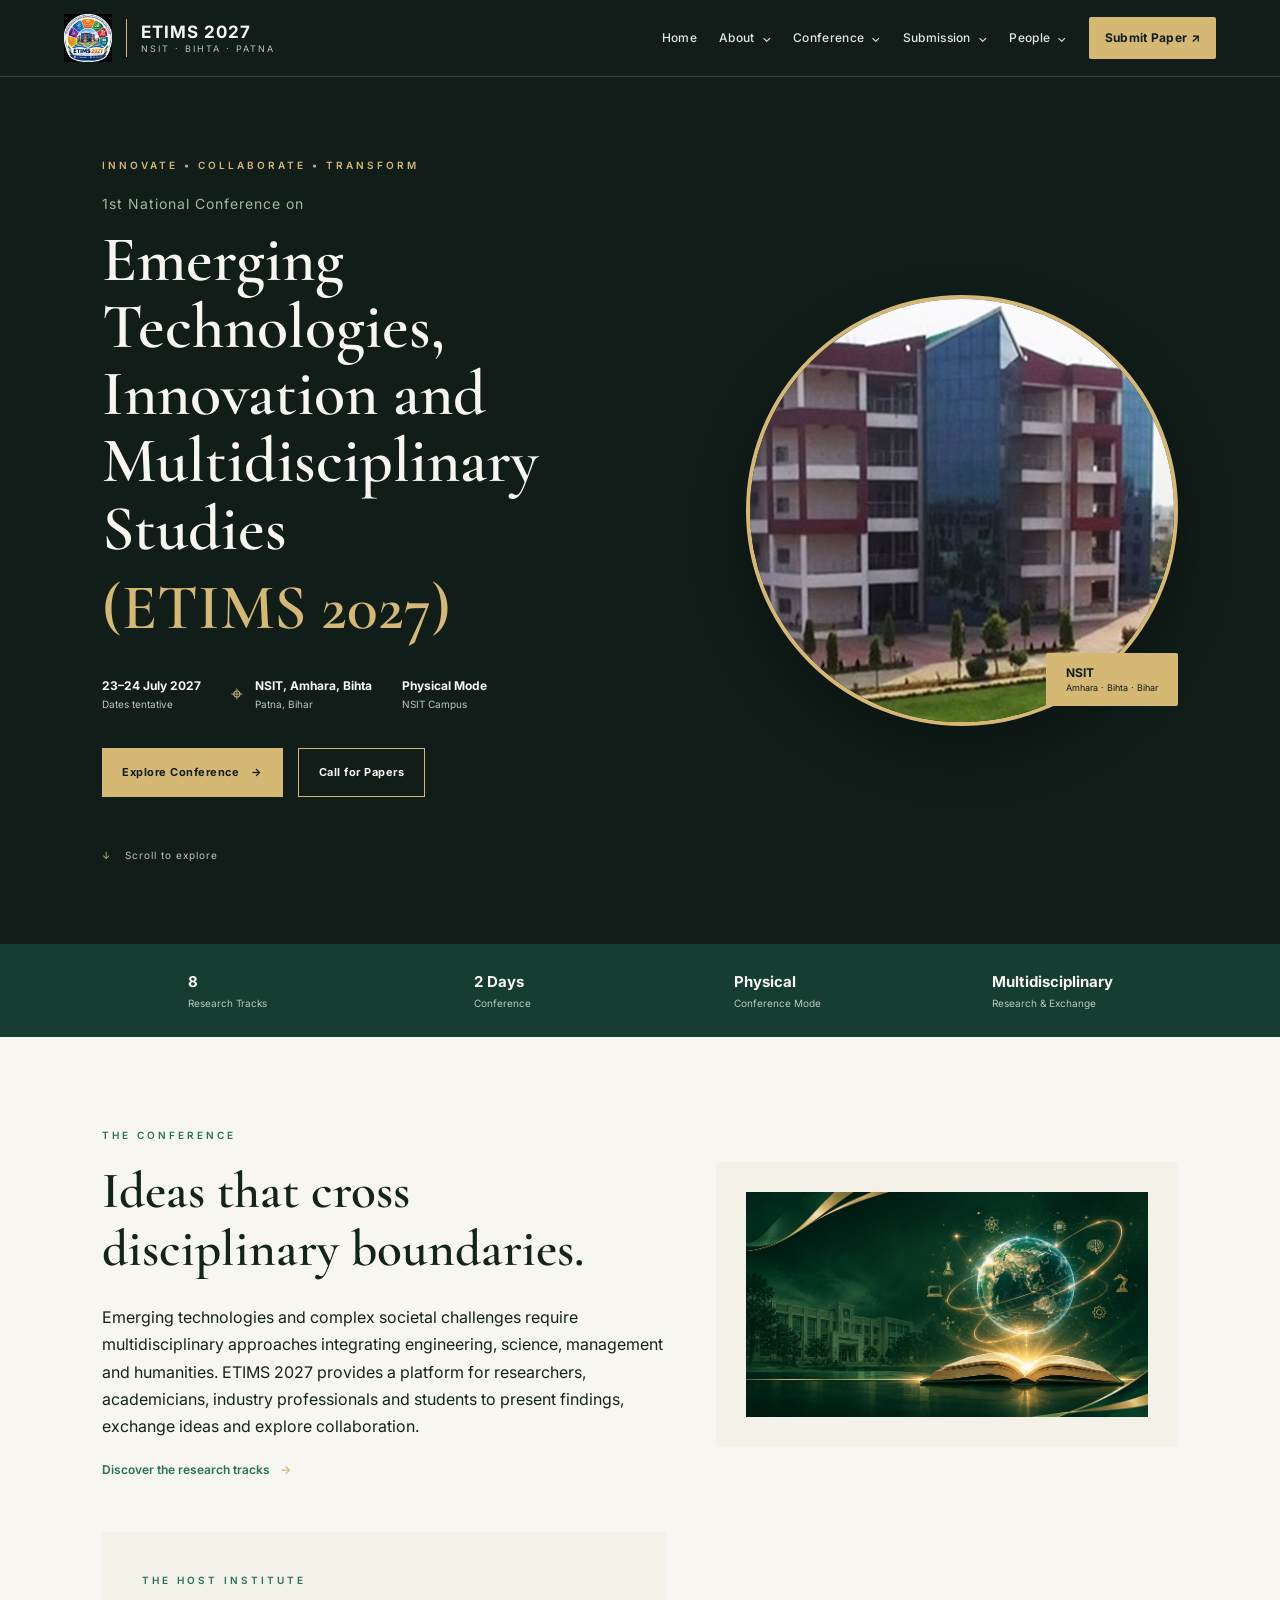
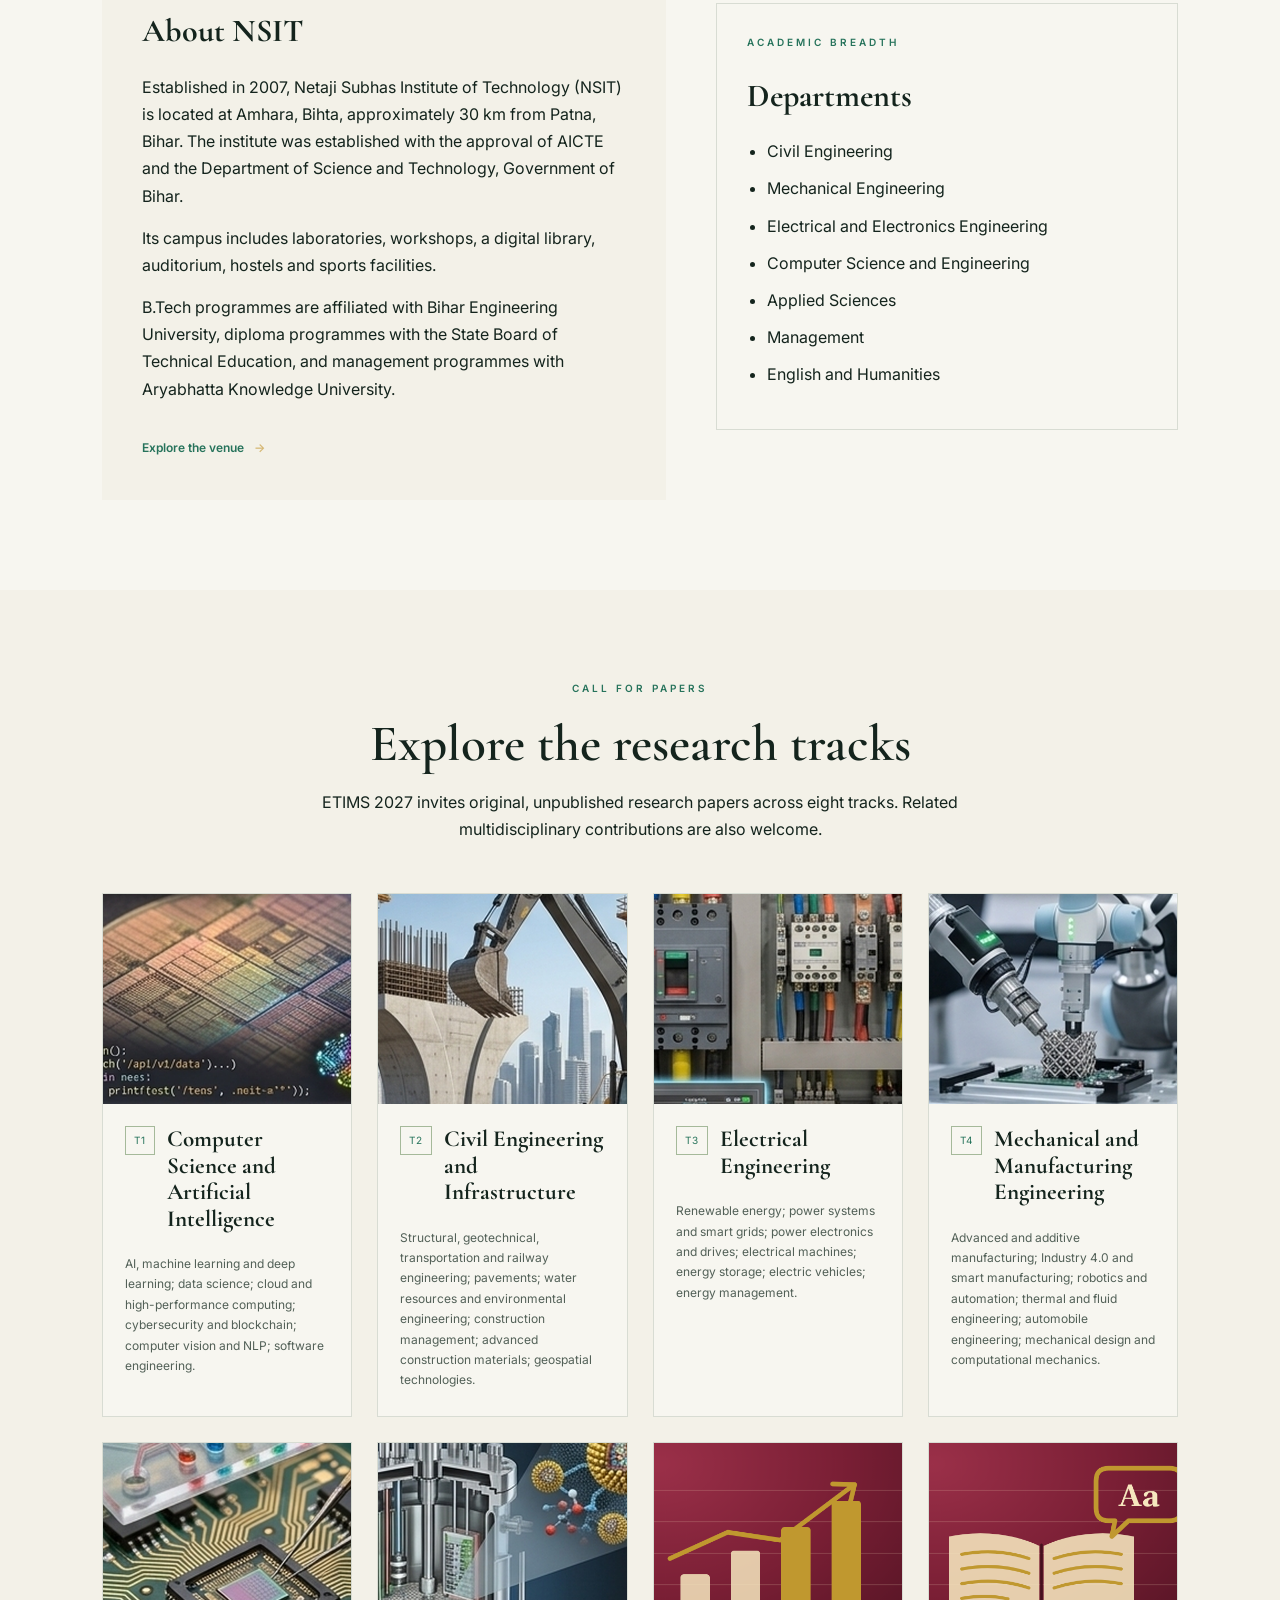
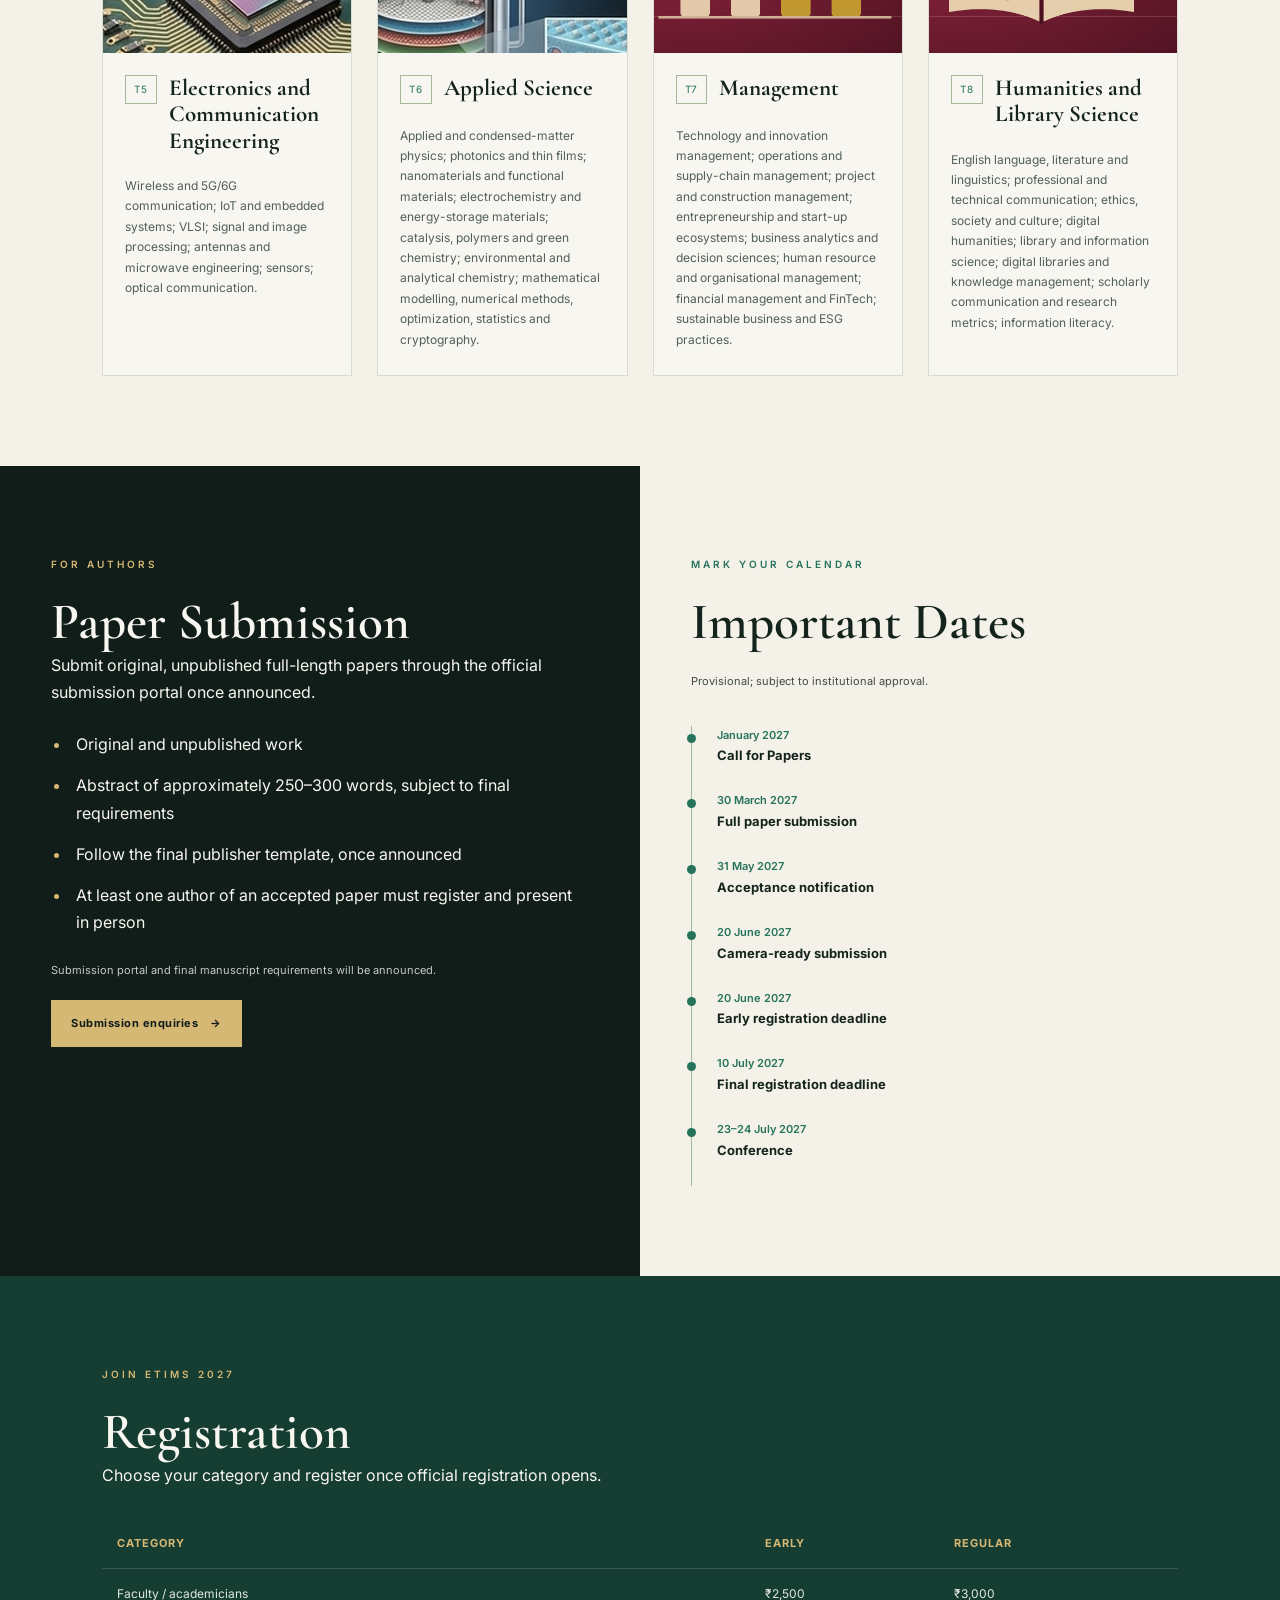
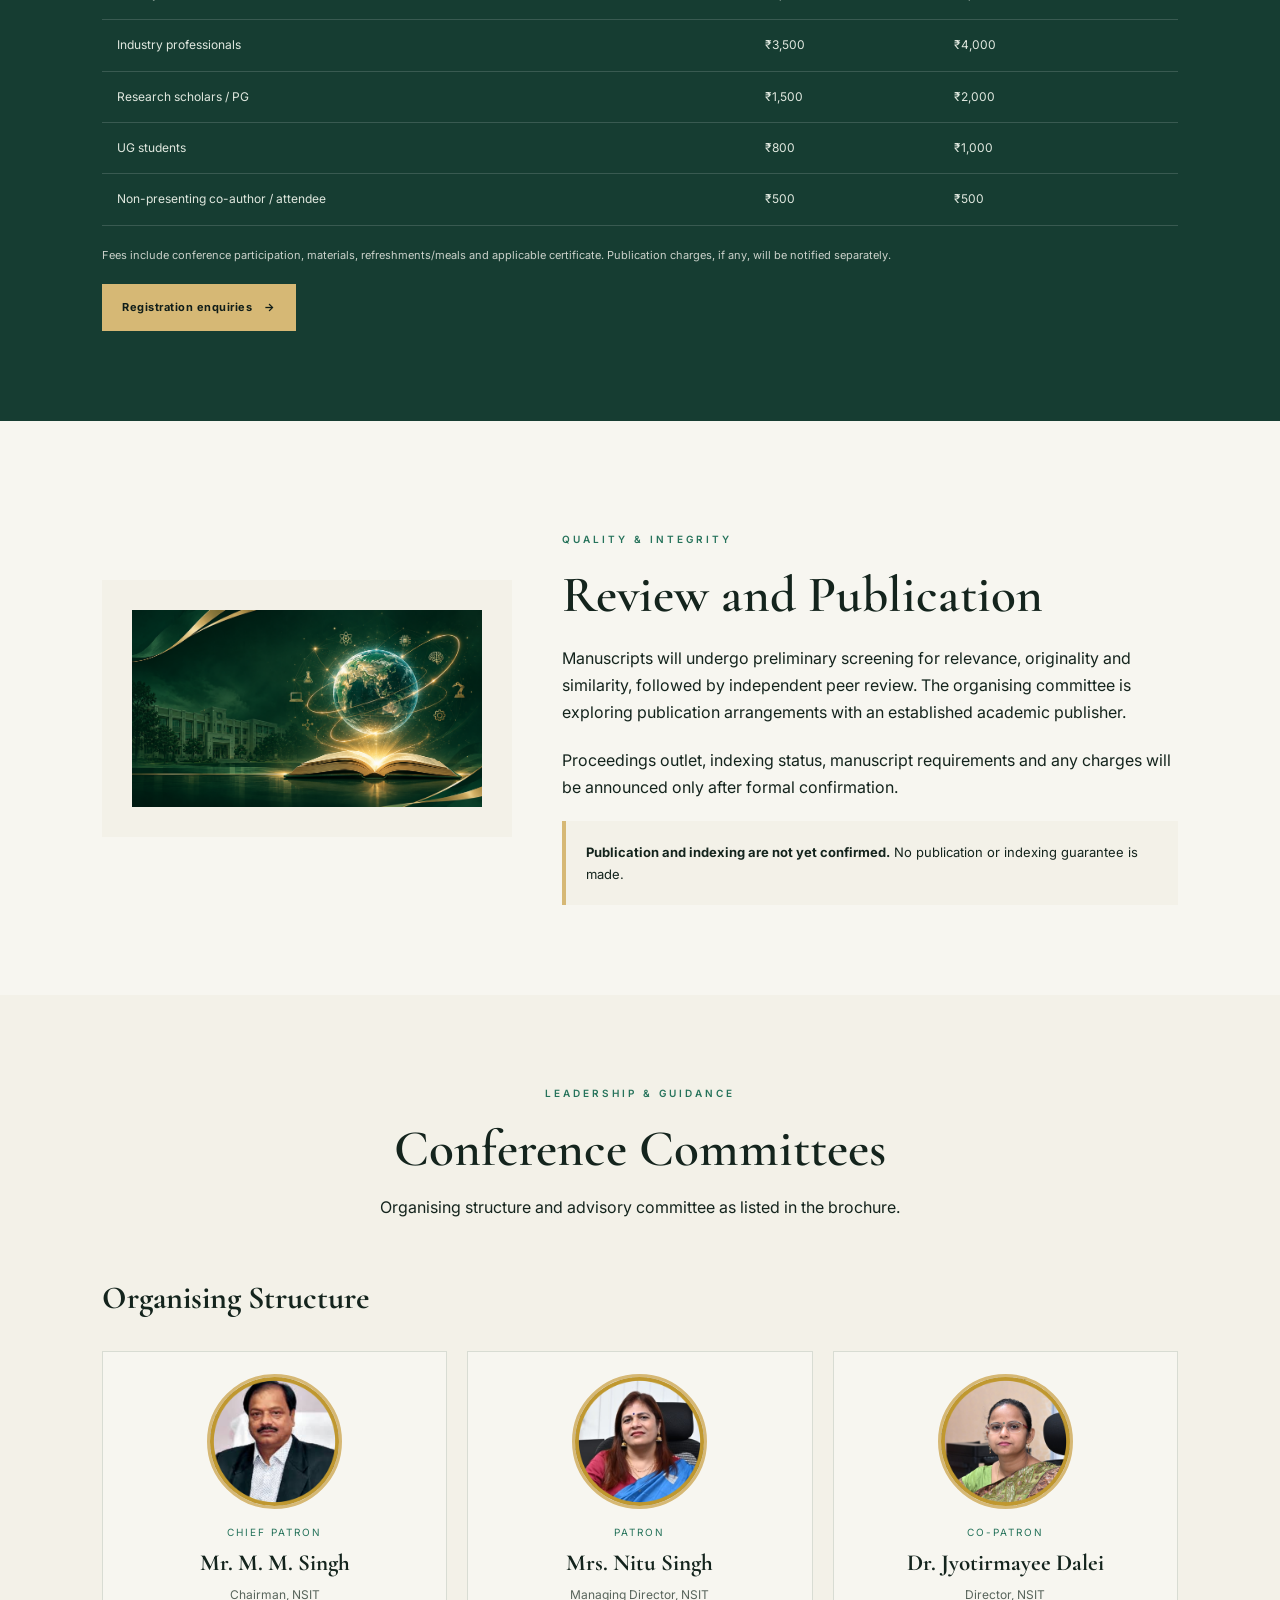
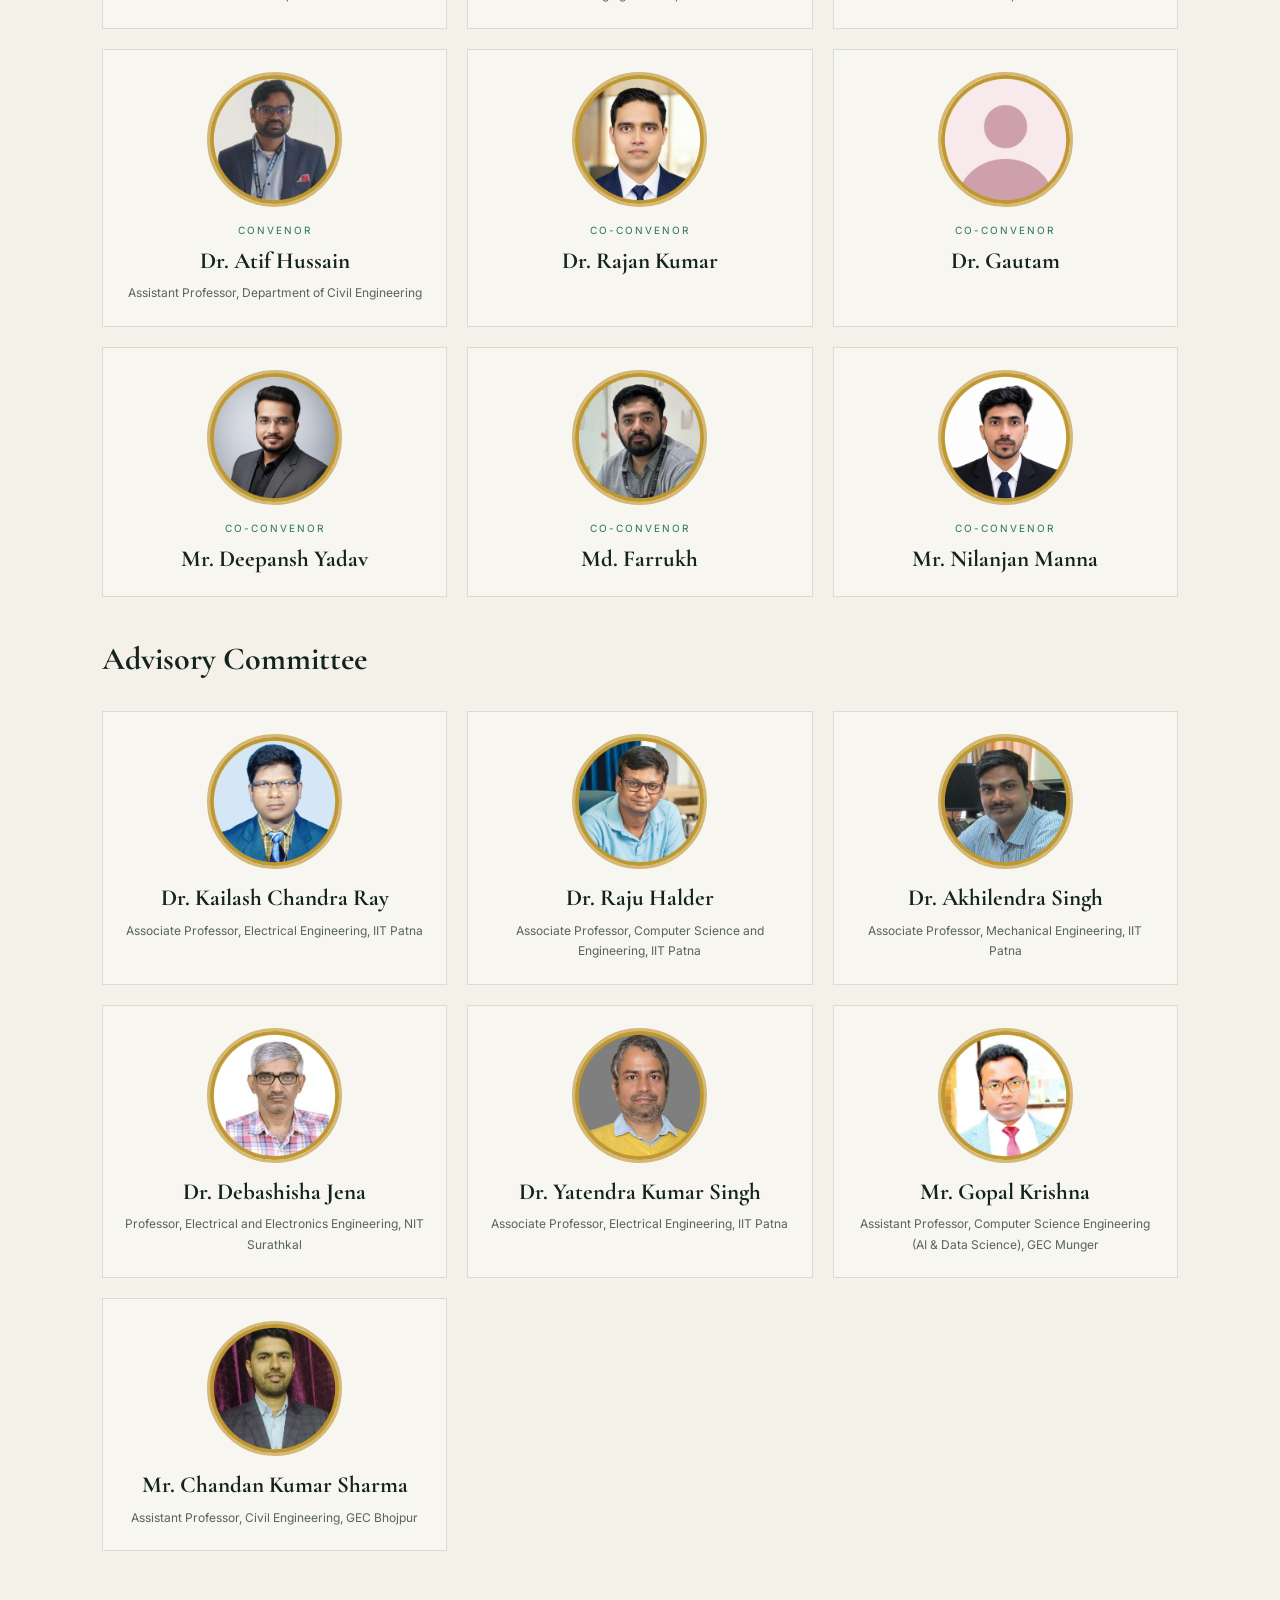
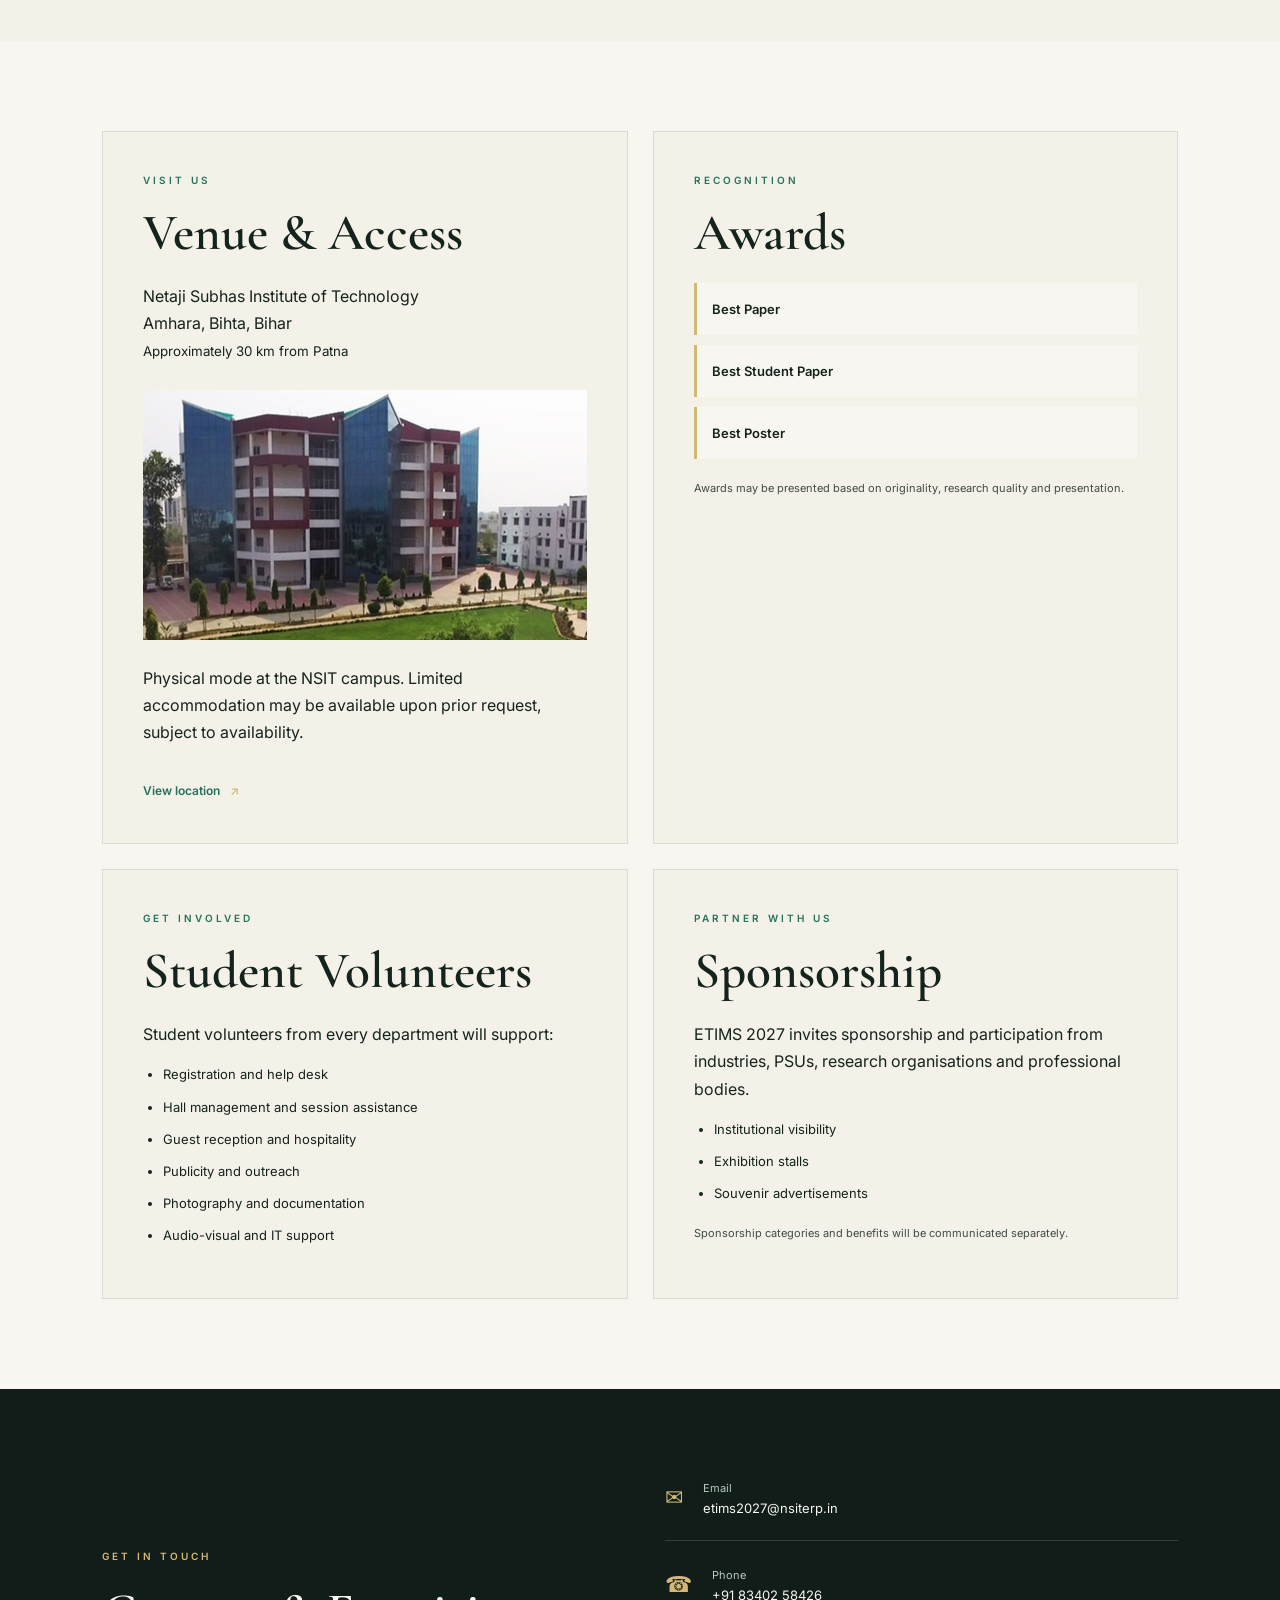
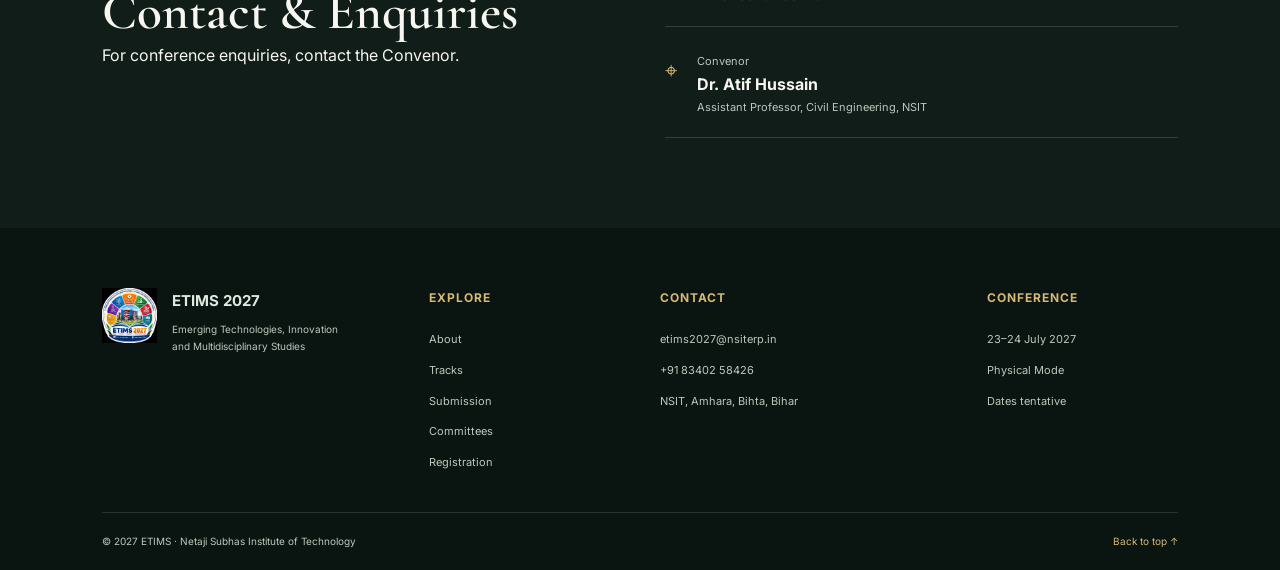
<file: index.html>
<!DOCTYPE html>
<html lang="en">
<head>
  <meta charset="UTF-8">
  <meta name="viewport" content="width=device-width, initial-scale=1.0">

  <meta name="description" content="ETIMS 2027: 1st National Conference on Emerging Technologies, Innovation and Multidisciplinary Studies at NSIT, Bihta, Bihar.">

  <title>ETIMS 2027 | NSIT</title>

  <!-- Google Fonts -->
  <link rel="preconnect" href="https://fonts.googleapis.com">
  <link rel="preconnect" href="https://fonts.gstatic.com" crossorigin>

  <link href="https://fonts.googleapis.com/css2?family=Cormorant+Garamond:wght@500;600;700&family=Inter:wght@400;500;600;700&display=swap" rel="stylesheet">

  <!-- CSS -->
  <link rel="stylesheet" href="style.css">
</head>

<body>

  <a class="skip-link" href="#main">Skip to content</a>

  <!--HEADER-->
  <header class="site-header" id="top">

    <div class="nav-wrap">

      <!-- Logo -->
      <a class="brand" href="#home">
        <img src="images/etims-emblem.png" alt="ETIMS emblem">

        <span class="brand-divider"></span>

        <span class="brand-text">
          <strong>ETIMS 2027</strong>
          <small>NSIT · BIHTA · PATNA</small>
        </span>
      </a>

      <!-- Mobile menu button -->
      <button class="menu-toggle"
              aria-expanded="false"
              aria-controls="main-nav"
              aria-label="Toggle navigation">
        <span></span>
        <span></span>
        <span></span>

      </button>

      <!-- Navigation -->
      <nav class="main-nav" id="main-nav">

        <a href="#home">Home</a>

        <!-- About dropdown -->
        <div class="nav-dropdown">

          <button class="dropdown-toggle" aria-expanded="false">
            About <span class="arrow">⌄</span>
          </button>

          <div class="dropdown-menu">
            <a href="#about">About Conference</a>
            <a href="#about-institute">About NSIT</a>
            <a href="#venue">Conference Venue</a>
          </div>

        </div>

        <!-- Conference dropdown -->
        <div class="nav-dropdown">

          <button class="dropdown-toggle" aria-expanded="false">
            Conference <span class="arrow">⌄</span>
          </button>

          <div class="dropdown-menu">
            <a href="#tracks">Research Tracks</a>
            <a href="#dates">Important Dates</a>
            <a href="#registration">Registration</a>
            <a href="#publication">Publication</a>
          </div>

        </div>

        <!-- Submission dropdown -->
        <div class="nav-dropdown">

          <button class="dropdown-toggle" aria-expanded="false">
            Submission <span class="arrow">⌄</span>
          </button>

          <div class="dropdown-menu">
            <a href="#submission">Paper Submission</a>
            <a href="#awards">Awards</a>
          </div>

        </div>

        <!-- People dropdown -->
        <div class="nav-dropdown">

          <button class="dropdown-toggle" aria-expanded="false">
            People <span class="arrow">⌄</span>
          </button>

          <div class="dropdown-menu">
            <a href="#committees">Committees</a>
            <a href="#volunteers">Student Volunteers</a>
            <a href="#sponsorship">Sponsorship</a>
            <a href="#contact">Contact</a>
          </div>

        </div>

        <a class="nav-cta" href="#submission">
          Submit Paper <span>↗</span>
        </a>

      </nav>

    </div>

  </header>


  <!-- MAIN -->
  <main id="main">

    <!-- HERO -->
    <section class="hero" id="home">

      <div class="hero-copy">

        <p class="eyebrow">
          Innovate <span>•</span> Collaborate <span>•</span> Transform
        </p>

        <p class="hero-kicker">1st National Conference on</p>

        <h1>
          Emerging Technologies, Innovation and Multidisciplinary Studies
          <span>(ETIMS 2027)</span>
        </h1>

        <div class="hero-meta">

          <div>
            <span>
              <strong>23–24 July 2027</strong>
              <small>Dates tentative</small>
            </span>
          </div>

          <div>
            <span class="meta-icon">⌖</span>
            <span>
              <strong>NSIT, Amhara, Bihta</strong>
              <small>Patna, Bihar</small>
            </span>
          </div>

          <div>
            <span>
              <strong>Physical Mode</strong>
              <small>NSIT Campus</small>
            </span>
          </div>

        </div>

        <div class="hero-actions">

          <a class="button button-gold" href="#about">
            Explore Conference <span>→</span>
          </a>

          <a class="button button-outline" href="#tracks">
            Call for Papers
          </a>

        </div>

        <div class="hero-scroll">
          <span class="scroll-symbol">↓</span>
          Scroll to explore
        </div>

      </div>

      <!-- Circular campus image -->
      <div class="hero-visual">

        <img src="images/nsit-campus.png"
             alt="NSIT campus building">

        <div class="hero-visual-caption">
          <span>NSIT</span>
          <small>Amhara · Bihta · Bihar</small>
        </div>

      </div>

    </section>

<!-- HIGHLIGHTS -->
  <section class="highlights">

    <div class="highlight">
        <span>
            <strong>8</strong>
            <small>Research Tracks</small>
        </span>
    </div>

    <div class="highlight">
        <span>
            <strong>2 Days</strong>
            <small>Conference</small>
        </span>
    </div>

    <div class="highlight">
        <span>
            <strong>Physical</strong>
            <small>Conference Mode</small>
        </span>
    </div>

    <div class="highlight">
        <span>
            <strong>Multidisciplinary</strong>
            <small>Research & Exchange</small>
        </span>
    </div>
</section>




    <!--  ABOUT  -->
    <section class="about section" id="about">

      <div class="about-intro">

        <div class="section-heading">
          <p class="eyebrow dark">The conference</p>

          <h2>
            Ideas that cross
            <br>
            disciplinary boundaries.
          </h2>
        </div>

        <p>
          Emerging technologies and complex societal challenges require
          multidisciplinary approaches integrating engineering, science,
          management and humanities.

          ETIMS 2027 provides a platform for researchers, academicians,
          industry professionals and students to present findings,
          exchange ideas and explore collaboration.
        </p>

        <a class="text-link" href="#tracks">
          Discover the research tracks <span>→</span>
        </a>

      </div>


      <div class="about-art">
        <img src="images/technology-globe.png"
             alt="Technology illustration of a globe and open book">
      </div>


      <div class="about-institute" id="about-institute">

        <p class="eyebrow dark">The host institute</p>

        <h3>About NSIT</h3>

        <p>
          Established in 2007, Netaji Subhas Institute of Technology
          (NSIT) is located at Amhara, Bihta, approximately 30 km
          from Patna, Bihar.

          The institute was established with the approval of AICTE
          and the Department of Science and Technology,
          Government of Bihar.
        </p>

        <p>
          Its campus includes laboratories, workshops, a digital library,
          auditorium, hostels and sports facilities.
        </p>
        <p>B.Tech programmes are affiliated with Bihar Engineering University,
          diploma programmes with the State Board of Technical Education,
          and management programmes with Aryabhatta Knowledge University.
        </p>

        <a class="text-link" href="#venue">
          Explore the venue <span>→</span>
        </a>

      </div>


      <div class="departments">

        <p class="eyebrow dark">Academic breadth</p>

        <h3>Departments</h3>

        <ul>
          <li>Civil Engineering</li>
          <li>Mechanical Engineering</li>
          <li>Electrical and Electronics Engineering</li>
          <li>Computer Science and Engineering</li>
          <li>Applied Sciences</li>
          <li>Management</li>
          <li>English and Humanities</li>
        </ul>

      </div>

    </section>


    <!--  TRACKS  -->
    <section class="tracks section" id="tracks">

      <div class="section-heading centered">

        <p class="eyebrow dark">Call for papers</p>

        <h2>Explore the research tracks</h2>

        <p>
          ETIMS 2027 invites original, unpublished research papers
          across eight tracks. Related multidisciplinary
          contributions are also welcome.
        </p>

      </div>


      <div class="track-grid">

        <article class="track-card">

          <img src="images/track-computing.png"
               alt="Computing technology">

          <div class="track-top">
            <span class="track-number">T1</span>
            <h3>Computer Science and Artificial Intelligence</h3>
          </div>

          <p>
            AI, machine learning and deep learning; data science;
            cloud and high-performance computing; cybersecurity
            and blockchain; computer vision and NLP;
            software engineering.
          </p>

        </article>


        <article class="track-card">

          <img src="images/track-civil.png"
               alt="Civil infrastructure">

          <div class="track-top">
            <span class="track-number">T2</span>
            <h3>Civil Engineering and Infrastructure</h3>
          </div>

          <p>
            Structural, geotechnical, transportation and railway
            engineering; pavements; water resources and environmental
            engineering; construction management; advanced construction
            materials; geospatial technologies.
          </p>

        </article>


        <article class="track-card">

          <img src="images/track-electrical.png"
               alt="Electrical engineering">

          <div class="track-top">
            <span class="track-number">T3</span>
            <h3>Electrical Engineering</h3>
          </div>

          <p>
            Renewable energy; power systems and smart grids;
            power electronics and drives; electrical machines;
            energy storage; electric vehicles; energy management.
          </p>

        </article>


        <article class="track-card">

          <img src="images/track-mechanical.png"
               alt="Mechanical manufacturing">

          <div class="track-top">
            <span class="track-number">T4</span>
            <h3>Mechanical and Manufacturing Engineering</h3>
          </div>

          <p>
            Advanced and additive manufacturing; Industry 4.0
            and smart manufacturing; robotics and automation;
            thermal and fluid engineering; automobile engineering;
            mechanical design and computational mechanics.
          </p>

        </article>


        <article class="track-card">

          <img src="images/track-electronics.png"
               alt="Electronics illustration">

          <div class="track-top">
            <span class="track-number">T5</span>
            <h3>Electronics and Communication Engineering</h3>
          </div>

          <p>
            Wireless and 5G/6G communication; IoT and embedded
            systems; VLSI; signal and image processing; antennas
            and microwave engineering; sensors; optical communication.
          </p>

        </article>


        <article class="track-card">

          <img src="images/track-applied.png"
               alt="Applied science">

          <div class="track-top">
            <span class="track-number">T6</span>
            <h3>Applied Science</h3>
          </div>

          <p>
            Applied and condensed-matter physics; photonics and thin films;
            nanomaterials and functional materials; electrochemistry and
            energy-storage materials; catalysis, polymers and green chemistry;
            environmental and analytical chemistry; mathematical modelling,
            numerical methods, optimization, statistics and cryptography.
          </p>

        </article>


        <article class="track-card">

          <img src="images/track-management.png"
               alt="Management and analytics">

          <div class="track-top">
            <span class="track-number">T7</span>
            <h3>Management</h3>
          </div>

          <p>
            Technology and innovation management; operations and
            supply-chain management; project and construction management;
            entrepreneurship and start-up ecosystems; business analytics
            and decision sciences; human resource and organisational
            management; financial management and FinTech;
            sustainable business and ESG practices.
          </p>

        </article>


        <article class="track-card">

          <img src="images/track-humanities.png"
               alt="Humanities and library science">

          <div class="track-top">
            <span class="track-number">T8</span>
            <h3>Humanities and Library Science</h3>
          </div>

          <p>
            English language, literature and linguistics;
            professional and technical communication; ethics,
            society and culture; digital humanities; library
            and information science; digital libraries and
            knowledge management; scholarly communication
            and research metrics; information literacy.
          </p>

        </article>

      </div>

    </section>


    <!--  SUBMISSION / DATES / REGISTRATION  -->
    <section class="submission-dates-registration">


      <!-- Submission -->
      <section class="submission-panel section" id="submission">

        <p class="eyebrow">For authors</p>

        <h2>Paper Submission</h2>

        <p>
          Submit original, unpublished full-length papers
          through the official submission portal once announced.
        </p>

        <ul class="check-list">
          <li>Original and unpublished work</li>
          <li>Abstract of approximately 250–300 words,
              subject to final requirements</li>
          <li>Follow the final publisher template,
              once announced</li>
          <li>At least one author of an accepted paper
              must register and present in person</li>
        </ul>

        <p class="small-note">
          Submission portal and final manuscript
          requirements will be announced.
        </p>

        <a class="button button-gold" href="#contact">
          Submission enquiries <span>→</span>
        </a>

      </section>


      <!-- Dates -->
      <section class="dates-panel section" id="dates">

        <p class="eyebrow dark">Mark your calendar</p>

        <h2>Important Dates</h2>

        <p class="small-note">
          Provisional; subject to institutional approval.
        </p>

        <ol class="timeline">

          <li>
            <span>January 2027</span>
            <strong>Call for Papers</strong>
          </li>

          <li>
            <span>30 March 2027</span>
            <strong>Full paper submission</strong>
          </li>

          <li>
            <span>31 May 2027</span>
            <strong>Acceptance notification</strong>
          </li>

          <li>
            <span>20 June 2027</span>
            <strong>Camera-ready submission</strong>
          </li>

          <li>
            <span>20 June 2027</span>
            <strong>Early registration deadline</strong>
          </li>

          <li>
            <span>10 July 2027</span>
            <strong>Final registration deadline</strong>
          </li>

          <li>
            <span>23–24 July 2027</span>
            <strong>Conference</strong>
          </li>

        </ol>

      </section>


      <!-- Registration -->
      <section class="registration-panel section" id="registration">

        <p class="eyebrow">Join ETIMS 2027</p>

        <h2>Registration</h2>

        <p>
          Choose your category and register once
          official registration opens.
        </p>

        <div class="fee-table-wrap">

          <table class="fee-table">

            <thead>
              <tr>
                <th>Category</th>
                <th>Early</th>
                <th>Regular</th>
              </tr>
            </thead>

            <tbody>

              <tr>
                <td>Faculty / academicians</td>
                <td>₹2,500</td>
                <td>₹3,000</td>
              </tr>

              <tr>
                <td>Industry professionals</td>
                <td>₹3,500</td>
                <td>₹4,000</td>
              </tr>

              <tr>
                <td>Research scholars / PG</td>
                <td>₹1,500</td>
                <td>₹2,000</td>
              </tr>

              <tr>
                <td>UG students</td>
                <td>₹800</td>
                <td>₹1,000</td>
              </tr>

              <tr>
                <td>Non-presenting co-author / attendee</td>
                <td>₹500</td>
                <td>₹500</td>
              </tr>

            </tbody>

          </table>

        </div>

        <p class="small-note">
          Fees include conference participation, materials,
          refreshments/meals and applicable certificate.
          Publication charges, if any, will be notified separately.
        </p>

        <a class="button button-gold" href="#contact">
          Registration enquiries <span>→</span>
        </a>

      </section>

    </section>


    <!--  PUBLICATION  -->
    <section class="publication section" id="publication">

      <div class="publication-art">
        <img src="images/technology-globe.png"
             alt="Technology and knowledge visual">
      </div>

      <div>

        <p class="eyebrow dark">Quality & integrity</p>

        <h2>Review and Publication</h2>

        <p>
          Manuscripts will undergo preliminary screening for relevance,
          originality and similarity, followed by independent peer review.
          The organising committee is exploring publication arrangements
          with an established academic publisher.
        </p>

        <p>
          Proceedings outlet, indexing status, manuscript requirements
          and any charges will be announced only after formal confirmation.
        </p>

        <p class="notice">
          <strong>Publication and indexing are not yet confirmed.</strong>
          No publication or indexing guarantee is made.
        </p>

      </div>

    </section>


    <!-- COMMITTEES -->
    <section class="committees section" id="committees">
      <div class="section-heading centered">
        <p class="eyebrow dark">Leadership & guidance</p>
        <h2>Conference Committees</h2>
        <p>Organising structure and advisory committee as listed in the brochure.</p>
      </div>

      <!-- Organising structure -->
      <div class="committee-block">
        <h3>Organising Structure</h3>
        <div class="person-list photo-grid">
          <article class="person committee-person">
            <img src="images/photo_01.png" alt="Mr. M. M. Singh">
            <span class="person-role">Chief Patron</span>
            <h4>Mr. M. M. Singh</h4>
            <p>Chairman, NSIT</p>
          </article>
          <article class="person committee-person">
            <img src="images/photo_02.png" alt="Mrs. Nitu Singh">
            <span class="person-role">Patron</span>
            <h4>Mrs. Nitu Singh</h4>
            <p>Managing Director, NSIT</p>
          </article>
          <article class="person committee-person">
            <img src="images/photo_03.png" alt="Dr. Jyotirmayee Dalei">
            <span class="person-role">Co-Patron</span>
            <h4>Dr. Jyotirmayee Dalei</h4>
            <p>Director, NSIT</p>
          </article>
          <article class="person committee-person">
            <img src="images/photo_04.png" alt="Dr. Atif Hussain">
            <span class="person-role">Convenor</span>
            <h4>Dr. Atif Hussain</h4>
            <p>Assistant Professor, Department of Civil Engineering</p>
          </article>
          <article class="person committee-person">
            <img src="images/photo_05.png" alt="Dr. Rajan Kumar">
            <span class="person-role">Co-Convenor</span>
            <h4>Dr. Rajan Kumar</h4>
          </article>
          <article class="person committee-person">
            <img src="images/photo_06.png" alt="Dr. Gautam">
            <span class="person-role">Co-Convenor</span>
            <h4>Dr. Gautam</h4>
          </article>
          <article class="person committee-person">
            <img src="images/photo_07.png" alt="Mr. Deepansh Yadav">
            <span class="person-role">Co-Convenor</span>
            <h4>Mr. Deepansh Yadav</h4>
          </article>
          <article class="person committee-person">
            <img src="images/photo_08.png" alt="Md. Farrukh">
            <span class="person-role">Co-Convenor</span>
            <h4>Md. Farrukh</h4>
          </article>
          <article class="person committee-person">
            <img src="images/photo_09.png" alt="Mr. Nilanjan Manna">
            <span class="person-role">Co-Convenor</span>
            <h4>Mr. Nilanjan Manna</h4>
          </article>
        </div>
      </div>

      <!-- Advisory committee -->
      <div class="committee-block advisory-block">
        <h3>Advisory Committee</h3>
        <div class="person-list photo-grid">
          <article class="person committee-person">
            <img src="images/photo_10.png" alt="Dr. Kailash Chandra Ray">
            <h4>Dr. Kailash Chandra Ray</h4>
            <p>Associate Professor, Electrical Engineering, IIT Patna</p>
          </article>
          <article class="person committee-person">
            <img src="images/photo_11.png" alt="Dr. Raju Halder">
            <h4>Dr. Raju Halder</h4>
            <p>Associate Professor, Computer Science and Engineering, IIT Patna</p>
          </article>
          <article class="person committee-person">
            <img src="images/photo_12.png" alt="Dr. Akhilendra Singh">
            <h4>Dr. Akhilendra Singh</h4>
            <p>Associate Professor, Mechanical Engineering, IIT Patna</p>
          </article>
          <article class="person committee-person">
            <img src="images/photo_13.png" alt="Dr. Debashisha Jena">
            <h4>Dr. Debashisha Jena</h4>
            <p>Professor, Electrical and Electronics Engineering, NIT Surathkal</p>
          </article>
          <article class="person committee-person">
            <img src="images/photo_14.png" alt="Dr. Yatendra Kumar Singh">
            <h4>Dr. Yatendra Kumar Singh</h4>
            <p>Associate Professor, Electrical Engineering, IIT Patna</p>
          </article>
          <article class="person committee-person">
            <img src="images/photo_15.png" alt="Mr. Gopal Krishna">
            <h4>Mr. Gopal Krishna</h4>
            <p>Assistant Professor, Computer Science Engineering (AI & Data Science), GEC Munger</p>
          </article>
          <article class="person committee-person">
            <img src="images/photo_16.png" alt="Mr. Chandan Kumar Sharma">
            <h4>Mr. Chandan Kumar Sharma</h4>
            <p>Assistant Professor, Civil Engineering, GEC Bhojpur</p>
          </article>
        </div>
      </div>
    </section>


    <!-- ================= EXTRAS ================= -->
    <section class="conference-extras section">


      <!-- Venue -->
      <article class="extra-card venue-card" id="venue">
        <p class="eyebrow dark">Visit us</p>

        <h2>Venue & Access</h2>

        <p>
          Netaji Subhas Institute of Technology
          <br>
          Amhara, Bihta, Bihar
          <br>
          <small>Approximately 30 km from Patna</small>
        </p>

        <img src="images/nsit-campus.png" alt="NSIT campus">

        <p>
          Physical mode at the NSIT campus.
          Limited accommodation may be available upon prior request,
          subject to availability.
        </p>

        <a class="text-link"
           href="https://maps.google.com/?q=Netaji+Subhas+Institute+of+Technology+Amhara+Bihta+Bihar"
           target="_blank"
           rel="noopener">

          View location <span>↗</span>

        </a>

      </article>


      <!-- Awards -->
      <article class="extra-card awards-card" id="awards">

        <p class="eyebrow dark">Recognition</p>

        <h2>Awards</h2>

        <ul class="award-list">
          <li>Best Paper</li>
          <li>Best Student Paper</li>
          <li>Best Poster</li>
        </ul>

        <p class="small-note">
          Awards may be presented based on originality,
          research quality and presentation.
        </p>

      </article>


      <!-- Volunteers -->
      <article class="extra-card volunteer-card" id="volunteers">

        <p class="eyebrow dark">Get involved</p>

        <h2>Student Volunteers</h2>

        <p>Student volunteers from every department will support:</p>

        <ul>
          <li>Registration and help desk</li>
          <li>Hall management and session assistance</li>
          <li>Guest reception and hospitality</li>
          <li>Publicity and outreach</li>
          <li>Photography and documentation</li>
          <li>Audio-visual and IT support</li>
        </ul>

      </article>


      <!-- Sponsorship -->
      <article class="extra-card sponsor-card" id="sponsorship">

        <p class="eyebrow dark">Partner with us</p>

        <h2>Sponsorship</h2>

        <p>
          ETIMS 2027 invites sponsorship and participation
          from industries, PSUs, research organisations
          and professional bodies.
        </p>

        <ul>
          <li>Institutional visibility</li>
          <li>Exhibition stalls</li>
          <li>Souvenir advertisements</li>
        </ul>

        <p class="small-note">
          Sponsorship categories and benefits
          will be communicated separately.
        </p>

      </article>

    </section>


    <!-- ================= CONTACT ================= -->
    <section class="contact section" id="contact">

      <div class="contact-copy">

        <p class="eyebrow">Get in touch</p>

        <h2>Contact & Enquiries</h2>

        <p>For conference enquiries, contact the Convenor.</p>

      </div>


      <div class="contact-details">

        <div>
          <span class="contact-icon">✉</span>

          <span>
            <small>Email</small>
            <a href="mailto:etims2027@nsiterp.in">
              etims2027@nsiterp.in
            </a>
          </span>
        </div>


        <div>
          <span class="contact-icon">☎</span>

          <span>
            <small>Phone</small>
            <a href="tel:+918340258426">
              +91 83402 58426
            </a>
          </span>
        </div>


        <div>
          <span class="contact-icon">⌖</span>

          <span>
            <small>Convenor</small>
            <strong>Dr. Atif Hussain</strong>
            <small>Assistant Professor, Civil Engineering, NSIT</small>
          </span>
        </div>

      </div>

    </section>

  </main>


  <!-- FOOTER -->
  <footer class="site-footer">

    <div class="footer-main">


      <div class="footer-brand">

        <img src="images/etims-emblem.png" alt="ETIMS emblem">

        <div>
          <strong>ETIMS 2027</strong>

          <small>
            Emerging Technologies, Innovation
            <br>
            and Multidisciplinary Studies
          </small>
        </div>

      </div>


      <div class="footer-links">

        <h3>Explore</h3>

        <a href="#about">About</a>
        <a href="#tracks">Tracks</a>
        <a href="#submission">Submission</a>
        <a href="#committees">Committees</a>
        <a href="#registration">Registration</a>

      </div>


      <div class="footer-links">

        <h3>Contact</h3>

        <a href="mailto:etims2027@nsiterp.in">
          etims2027@nsiterp.in
        </a>

        <a href="tel:+918340258426">
          +91 83402 58426
        </a>

        <span>NSIT, Amhara, Bihta, Bihar</span>

      </div>


      <div class="footer-links">

        <h3>Conference</h3>

        <span>23–24 July 2027</span>
        <span>Physical Mode</span>
        <span>Dates tentative</span>

      </div>

    </div>


    <div class="footer-bottom">

      <span>
        © 2027 ETIMS · Netaji Subhas Institute of Technology
      </span>

      <a href="#top">Back to top ↑</a>

    </div>

  </footer>


  <!-- JavaScript -->
  <script src="script.js"></script>

</body>
</html>
</file>
<file: style.css>
/* =========================
   1. COLORS AND VARIABLES
========================= */

:root {
    --deep-forest: #101D19;
    --dark-emerald: #163D32;
    --emerald: #26735B;
    --sage: #A5B99A;
    --champagne: #D6B875;

    --white: #F7F6F0;
    --light-text: #E0E8DF;
    --muted-text: #B9C9BC;

    --dark: #14241D;
    --cream: #F3F1E8;
    --border: #D8DCD3;

    --heading-font: "Cormorant Garamond", serif;
    --body-font: "Inter", sans-serif;
}


/* =========================
   2. RESET
========================= */

* {
    margin: 0;
    padding: 0;
    box-sizing: border-box;
}

html {
    scroll-behavior: smooth;
    scroll-padding-top: 100px;
}

body {
    font-family: var(--body-font);
    background: var(--white);
    color: var(--dark);
    line-height: 1.7;
    overflow-x: hidden;
}

img {
    max-width: 100%;
    display: block;
}

a {
    text-decoration: none;
    color: inherit;
}

button {
    font-family: inherit;
}

ul,
ol {
    padding-left: 20px;
}

section {
    scroll-margin-top: 90px;
}


/* =========================
   3. ACCESSIBILITY
========================= */

.skip-link {
    position: absolute;
    left: -999px;
    top: 10px;
    background: var(--champagne);
    color: var(--deep-forest);
    padding: 10px;
    z-index: 9999;
}

.skip-link:focus {
    left: 10px;
}


/* =========================
   4. HEADER
========================= */

.site-header {
    background: var(--deep-forest);
    position: sticky;
    top: 0;
    z-index: 1000;
    border-bottom: 1px solid rgba(214, 184, 117, 0.25);
}

.nav-wrap {
    max-width: 1400px;
    margin: auto;
    padding: 14px 5%;
    display: flex;
    align-items: center;
    justify-content: space-between;
    gap: 30px;
}


/* Logo */

.brand {
    display: flex;
    align-items: center;
    gap: 14px;
    color: var(--white);
    flex-shrink: 0;
}

.brand img {
    width: 48px;
    height: 48px;
    object-fit: contain;
}

.brand-divider {
    width: 1px;
    height: 38px;
    background: var(--champagne);
}

.brand-text {
    display: flex;
    flex-direction: column;
    line-height: 1.3;
}

.brand-text strong {
    font-size: 17px;
    letter-spacing: 1px;
}

.brand-text small {
    font-size: 9px;
    letter-spacing: 2px;
    color: var(--muted-text);
}


/* Navigation */

.main-nav {
    display: flex;
    align-items: center;
    gap: 22px;
}

.main-nav > a,
.dropdown-toggle {
    color: var(--light-text);
    font-size: 12px;
    font-weight: 500;
    letter-spacing: 0.3px;
}

.main-nav > a:hover,
.dropdown-toggle:hover {
    color: var(--champagne);
}


/* Dropdown */

.nav-dropdown {
    position: relative;
}

.dropdown-toggle {
    background: transparent;
    border: none;
    cursor: pointer;
    padding: 12px 0;
}

.arrow {
    margin-left: 4px;
    transition: transform 0.3s ease;
}

.nav-dropdown.open .arrow {
    transform: rotate(180deg);
}

.dropdown-menu {
    position: absolute;
    top: 100%;
    left: 0;
    min-width: 210px;
    background: var(--white);
    padding: 10px;
    border-top: 3px solid var(--champagne);
    box-shadow: 0 15px 35px rgba(0, 0, 0, 0.18);
    display: none;
    z-index: 1001;
}

.dropdown-menu a {
    display: block;
    padding: 10px 12px;
    font-size: 12px;
    color: var(--dark);
    transition: 0.25s;
}

.dropdown-menu a:hover {
    background: #E7EBE2;
    color: var(--emerald);
    padding-left: 18px;
}


/* Desktop dropdown opening */
@media(min-width:761px){
.nav-dropdown:hover .dropdown-menu,
.nav-dropdown:focus-within .dropdown-menu{
    display: block;
}
}
.nav-dropdown.open .dropdown-menu {
    display: block;
}


/* Submit button */

.nav-cta {
    background: var(--champagne);
    color: var(--deep-forest) !important;
    padding: 11px 16px;
    font-weight: 700 !important;
    border-radius: 2px;
}

.nav-cta:hover {
    background: var(--sage);
}


/* Mobile menu button */

.menu-toggle {
    display: none;
    background: transparent;
    border: none;
    cursor: pointer;
}

.menu-toggle span {
    display: block;
    width: 25px;
    height: 2px;
    background: var(--champagne);
    margin: 6px 0;
    transition: 0.3s;
}


/* =========================
   5. HERO
========================= */

.hero {
    background: var(--deep-forest);
    color: var(--white);
    padding: 80px 8%;
    display: grid;
    grid-template-columns: 1.15fr 0.85fr;
    align-items: center;
    gap: 60px;
    min-height: 650px;
    position: relative;
    overflow: hidden;
}

.hero-copy {
    max-width: 720px;
    position: relative;
    z-index: 2;
}


/* Small upper text */

.eyebrow {
    text-transform: uppercase;
    letter-spacing: 3px;
    font-size: 10px;
    font-weight: 600;
    color: var(--champagne);
    margin-bottom: 18px;
}

.eyebrow span {
    color: var(--sage);
}

.eyebrow.dark {
    color: var(--emerald);
}


/* Hero heading */

.hero-kicker {
    color: var(--sage);
    font-size: 14px;
    letter-spacing: 1px;
    margin-bottom: 10px;
}

.hero h1 {
    font-family: var(--heading-font);
    font-size: clamp(40px, 5vw, 72px);
    line-height: 1.05;
    font-weight: 600;
    max-width: 850px;
}

.hero h1 span {
    display: block;
    color: var(--champagne);
    margin-top: 12px;
}


/* Hero information */

.hero-meta {
    display: flex;
    flex-wrap: wrap;
    gap: 30px;
    margin-top: 35px;
}

.hero-meta > div {
    display: flex;
    align-items: flex-start;
    gap: 12px;
}

.meta-icon {
    color: var(--champagne);
    font-size: 21px;
}

.hero-meta strong,
.hero-meta small {
    display: block;
}

.hero-meta strong {
    font-size: 12px;
}

.hero-meta small {
    font-size: 10px;
    color: var(--muted-text);
}


/* Hero buttons */

.hero-actions {
    display: flex;
    flex-wrap: wrap;
    gap: 15px;
    margin-top: 35px;
}

.button {
    display: inline-flex;
    align-items: center;
    justify-content: center;
    gap: 12px;
    padding: 14px 20px;
    font-size: 11px;
    font-weight: 700;
    letter-spacing: 0.5px;
    transition: 0.3s;
}

.button-gold {
    background: var(--champagne);
    color: var(--deep-forest);
}

.button-gold:hover {
    background: var(--sage);
    transform: translateY(-2px);
}

.button-outline {
    border: 1px solid var(--champagne);
    color: var(--white);
}

.button-outline:hover {
    background: var(--champagne);
    color: var(--deep-forest);
}


/* Scroll indication */

.hero-scroll {
    margin-top: 50px;
    color: var(--muted-text);
    font-size: 10px;
    letter-spacing: 1px;
}

.scroll-symbol {
    color: var(--champagne);
    margin-right: 10px;
}


/* =========================
   6. CIRCULAR CAMPUS IMAGE
========================= */

.hero-visual {
    width: min(100%, 460px);
    aspect-ratio: 1 / 1;
    position: relative;
    justify-self: center;
}

.hero-visual img {
    width: 100%;
    height: 100%;
    object-fit: cover;
    object-position: center;
    border-radius: 50%;
    border: 4px solid var(--champagne);
    box-shadow: 0 25px 60px rgba(0, 0, 0, 0.3);
}


/* Caption */

.hero-visual-caption {
    position: absolute;
    bottom: 20px;
    right: 0;
    background: var(--champagne);
    color: var(--deep-forest);
    padding: 12px 20px;
    border-radius: 2px;
    display: flex;
    flex-direction: column;
    line-height: 1.4;
}

.hero-visual-caption span {
    font-weight: 700;
    font-size: 12px;
}

.hero-visual-caption small {
    font-size: 9px;
}


/* =========================
   7. HIGHLIGHTS
========================= */

.highlights {
    background: var(--dark-emerald);
    display: grid;
    grid-template-columns: repeat(4, 1fr);
    padding: 25px 8%;
    gap: 25px;
}

.highlight {
    display: flex;
    align-items: center;
    justify-content: center;
    color: var(--white);
}


.highlight strong,
.highlight small {
    display: block;
}

.highlight strong {
    font-size: 15px;
}

.highlight small {
    font-size: 10px;
    color: var(--muted-text);
}


/* =========================
   8. GENERAL SECTION
========================= */

.section {
    padding: 90px 8%;
}

.section-heading h2,
.about h2,
.submission-panel h2,
.dates-panel h2,
.registration-panel h2,
.publication h2,
.extra-card h2,
.contact h2 {
    font-family: var(--heading-font);
    font-size: clamp(34px, 4vw, 54px);
    line-height: 1.15;
    font-weight: 600;
}

.section-heading p:last-child {
    margin-top: 15px;
    max-width: 700px;
}

.centered {
    text-align: center;
    margin: 0 auto 50px;
}

.centered > p:last-child {
    margin-left: auto;
    margin-right: auto;
}


/* =========================
   9. ABOUT SECTION
========================= */

.about {
    display: grid;
    grid-template-columns: 1.1fr 0.9fr;
    gap: 50px;
    align-items: center;
}

.about-intro {
    grid-column: 1 / 2;
}

.about-intro > p {
    margin-top: 25px;
}

.about-art {
    grid-column: 2;
    grid-row: 1;
    background: var(--cream);
    padding: 30px;
    border-radius: 3px;
}

.about-art img {
    width: 100%;
    max-height: 420px;
    object-fit: contain;
}

.about-institute {
    background: var(--cream);
    padding: 40px;
}

.about-institute h3,
.departments h3 {
    font-family: var(--heading-font);
    font-size: 32px;
    margin-bottom: 15px;
}

.about-institute p {
    margin-bottom: 15px;
}

.departments {
    padding: 30px;
    border: 1px solid var(--border);
}

.departments ul {
    margin-top: 15px;
}

.departments li {
    margin-bottom: 10px;
}


/* Text links */

.text-link {
    display: inline-flex;
    align-items: center;
    gap: 10px;
    margin-top: 20px;
    color: var(--emerald);
    font-weight: 600;
    font-size: 12px;
}

.text-link span {
    color: var(--champagne);
    transition: transform 0.3s;
}

.text-link:hover span {
    transform: translateX(5px);
}


/* =========================
   10. TRACKS
========================= */

.tracks {
    background: var(--cream);
}

.track-grid {
    display: grid;
    grid-template-columns: repeat(4, 1fr);
    gap: 25px;
}

.track-card {
    background: var(--white);
    border: 1px solid var(--border);
    transition: 0.3s;
    overflow: hidden;
}

.track-card:hover {
    transform: translateY(-5px);
    box-shadow: 0 15px 30px rgba(16, 29, 25, 0.08);
}

.track-card img {
    width: 100%;
    height: 210px;
    object-fit: cover;
}

.track-card > p {
    padding: 0 22px 25px;
    font-size: 12px;
    color: #526057;
}

.track-top {
    padding: 22px;
    display: flex;
    align-items: flex-start;
    gap: 12px;
}

.track-number {
    color: var(--emerald);
    font-size: 10px;
    letter-spacing: 1px;
    border: 1px solid var(--sage);
    padding: 5px 8px;
    flex-shrink: 0;
}

.track-top h3 {
    font-family: var(--heading-font);
    font-size: 23px;
    line-height: 1.15;
}


/* =========================
   11. SUBMISSION / DATES / REGISTRATION
========================= */

.submission-dates-registration {
    display: grid;
    grid-template-columns: 1fr 1fr;
}

.submission-panel {
    background: var(--deep-forest);
    color: var(--white);
}

.submission-panel > p,
.registration-panel > p,
.dates-panel > p {
    margin-bottom: 20px;
}

.check-list {
    margin: 25px 0;
}

.check-list li {
    margin-bottom: 14px;
    padding-left: 5px;
}

.check-list li::marker {
    color: var(--champagne);
}

.small-note {
    font-size: 11px;
    opacity: 0.8;
    margin-top: 20px;
    margin-bottom: 20px;
}


/* Dates */

.dates-panel {
    background: var(--cream);
}

.timeline {
    list-style: none;
    padding: 0;
    margin-top: 35px;
    border-left: 1px solid var(--sage);
}

.timeline li {
    padding: 0 0 25px 25px;
    position: relative;
}

.timeline li::before {
    content: "";
    width: 9px;
    height: 9px;
    background: var(--emerald);
    border-radius: 50%;
    position: absolute;
    left: -5px;
    top: 8px;
}

.timeline span,
.timeline strong {
    display: block;
}

.timeline span {
    font-size: 11px;
    color: var(--emerald);
    font-weight: 600;
}

.timeline strong {
    font-size: 13px;
}


/* Registration */

.registration-panel {
    background: var(--dark-emerald);
    color: var(--white);
    grid-column: 1 / -1;
}

.fee-table-wrap {
    overflow-x: auto;
    margin-top: 30px;
}

.fee-table {
    width: 100%;
    border-collapse: collapse;
    min-width: 500px;
}

.fee-table th,
.fee-table td {
    text-align: left;
    padding: 15px;
    border-bottom: 1px solid rgba(255, 255, 255, 0.15);
    font-size: 12px;
}

.fee-table th {
    color: var(--champagne);
    font-size: 11px;
    text-transform: uppercase;
    letter-spacing: 1px;
}

.fee-table td {
    color: var(--light-text);
}


/* =========================
   12. PUBLICATION
========================= */

.publication {
    display: grid;
    grid-template-columns: 0.8fr 1.2fr;
    align-items: center;
    gap: 50px;
}

.publication-art {
    background: var(--cream);
    padding: 30px;
}

.publication-art img {
    max-height: 400px;
    width: 100%;
    object-fit: contain;
}

.publication p {
    margin-top: 20px;
}

.notice {
    border-left: 4px solid var(--champagne);
    background: var(--cream);
    padding: 20px;
    font-size: 13px;
}


/* =========================
   13. COMMITTEES
========================= */

.committees {
    background: var(--cream);
}

.committee-columns {
    display: grid;
    grid-template-columns: 1fr 1fr;
    gap: 40px;
}

.committee-block h3 {
    font-family: var(--heading-font);
    font-size: 32px;
    margin-bottom: 25px;
}

.person-list {
    display: grid;
    gap: 15px;
}

.person {
    background: var(--white);
    border: 1px solid var(--border);
    padding: 25px;
    transition: 0.3s;
}

.person:hover {
    border-color: var(--sage);
    transform: translateY(-2px);
}

.person-role {
    display: block;
    font-size: 10px;
    text-transform: uppercase;
    letter-spacing: 2px;
    color: var(--emerald);
    margin-bottom: 10px;
}

.person h4 {
    font-family: var(--heading-font);
    font-size: 24px;
    line-height: 1.2;
}

.person p {
    font-size: 12px;
    margin-top: 8px;
    color: #58645B;
}


/* =========================
   14. EXTRA CARDS
========================= */

.conference-extras {
    display: grid;
    grid-template-columns: 1fr 1fr;
    gap: 25px;
}

.extra-card {
    padding: 40px;
    background: var(--cream);
    border: 1px solid var(--border);
}


.extra-card h2 {
    margin-bottom: 20px;
}

.extra-card p {
    margin-bottom: 15px;
}

.extra-card ul {
    margin-top: 15px;
}

.extra-card li {
    margin-bottom: 10px;
    font-size: 13px;
}

.venue-card img {
    width: 100%;
    height: 250px;
    object-fit: cover;
    margin: 25px 0;
}

.award-list {
    list-style: none;
    padding: 0;
}

.award-list li {
    padding: 15px;
    background: var(--white);
    margin-bottom: 10px;
    border-left: 3px solid var(--champagne);
    font-weight: 600;
}


/* =========================
   15. CONTACT
========================= */

.contact {
    background: var(--deep-forest);
    color: var(--white);
    display: grid;
    grid-template-columns: 1fr 1fr;
    gap: 50px;
    align-items: center;
}

.contact-details {
    display: grid;
    gap: 25px;
}

.contact-details > div {
    display: flex;
    gap: 20px;
    align-items: flex-start;
    border-bottom: 1px solid rgba(255, 255, 255, 0.15);
    padding-bottom: 20px;
}

.contact-icon {
    font-size: 22px;
    color: var(--champagne);
}

.contact-details small,
.contact-details strong,
.contact-details a {
    display: block;
}

.contact-details small {
    font-size: 11px;
    color: var(--muted-text);
}

.contact-details a {
    font-size: 13px;
    color: var(--white);
}

.contact-details a:hover {
    color: var(--champagne);
}


/* =========================
   16. FOOTER
========================= */

.site-footer {
    background: #0A1511;
    color: var(--light-text);
    padding: 60px 8% 20px;
}

.footer-main {
    display: grid;
    grid-template-columns: 1.5fr 1fr 1.5fr 1fr;
    gap: 40px;
    padding-bottom: 40px;
}

.footer-brand {
    display: flex;
    align-items: flex-start;
    gap: 15px;
}

.footer-brand img {
    width: 55px;
    height: 55px;
    object-fit: contain;
}

.footer-brand strong,
.footer-brand small {
    display: block;
}

.footer-brand strong {
    font-size: 15px;
}

.footer-brand small {
    font-size: 10px;
    color: var(--muted-text);
    margin-top: 8px;
}

.footer-links {
    display: flex;
    flex-direction: column;
    gap: 12px;
}

.footer-links h3 {
    font-size: 12px;
    color: var(--champagne);
    text-transform: uppercase;
    letter-spacing: 1px;
    margin-bottom: 10px;
}

.footer-links a,
.footer-links span {
    font-size: 11px;
    color: var(--muted-text);
}

.footer-links a:hover {
    color: var(--champagne);
}

.footer-bottom {
    border-top: 1px solid rgba(255, 255, 255, 0.12);
    padding-top: 20px;
    display: flex;
    justify-content: space-between;
    gap: 20px;
    font-size: 10px;
    color: var(--muted-text);
}

.footer-bottom a {
    color: var(--champagne);
}


/* =========================
   17. TABLET
========================= */

@media (max-width: 1100px) {

    .nav-wrap {
        padding: 14px 4%;
    }

    .main-nav {
        gap: 14px;
    }

    .main-nav > a,
    .dropdown-toggle {
        font-size: 11px;
    }

    .hero {
        grid-template-columns: 1fr 0.8fr;
        padding: 70px 5%;
        gap: 40px;
    }

    .hero-visual {
        width: min(100%, 380px);
    }

    .track-grid {
        grid-template-columns: repeat(2, 1fr);
    }

    .footer-main {
        grid-template-columns: 1fr 1fr;
    }

}


/* =========================
   18. MOBILE
========================= */

@media (max-width: 760px) {

    html {
        scroll-padding-top: 80px;
    }

    /* Header */

    .nav-wrap {
        padding: 12px 5%;
    }

    .brand img {
        width: 40px;
        height: 40px;
    }

    .brand-text strong {
        font-size: 15px;
    }

    .brand-text small {
        font-size: 8px;
    }

    /* Mobile menu button */

    .menu-toggle {
        display: block;
    }

    /* Navigation menu */

    .main-nav {
        display: none;
        position: absolute;
        top: 100%;
        left: 0;
        right: 0;
        background: var(--deep-forest);
        padding: 20px 5%;
        flex-direction: column;
        align-items: stretch;
        gap: 0;
        max-height: 80vh;
        overflow-y: auto;
        border-top: 1px solid rgba(214, 184, 117, 0.2);
    }

    .main-nav.open {
        display: flex;
    }

    .main-nav > a {
        padding: 13px 0;
        border-bottom: 1px solid rgba(255, 255, 255, 0.1);
    }

    .nav-dropdown {
        border-bottom: 1px solid rgba(255, 255, 255, 0.1);
    }

    .dropdown-toggle {
        width: 100%;
        text-align: left;
        padding: 15px 0;
        display: flex;
        justify-content: space-between;
        align-items: center;
    }

    .dropdown-menu {
        position: static;
        box-shadow: none;
        border-top: none;
        background: var(--dark-emerald);
        padding: 5px 10px;
        display: none;
    }

    .nav-dropdown.open .dropdown-menu {
        display: block;
    }

    .dropdown-menu a {
        color: var(--light-text);
        padding: 12px;
    }

    .dropdown-menu a:hover {
        background: rgba(255, 255, 255, 0.08);
        color: var(--champagne);
    }

    .nav-cta {
        text-align: center;
        margin-top: 15px;
    }


    /* Hero */

    .hero {
        grid-template-columns: 1fr;
        padding: 60px 6%;
        gap: 50px;
        text-align: left;
    }

    .hero h1 {
        font-size: clamp(40px, 9vw, 60px);
    }

    .hero-meta {
        flex-direction: column;
        gap: 20px;
    }

    .hero-actions {
        flex-direction: column;
        align-items: flex-start;
    }

    .hero-actions .button {
        width: 100%;
    }

    .hero-visual {
        width: min(80vw, 360px);
        margin: auto;
    }


    /* Highlights */

    .highlights {
        grid-template-columns: 1fr 1fr;
        padding: 25px 6%;
        gap: 25px;
    }

    .highlight {
        justify-content: flex-start;
    }


    /* Sections */

    .section {
        padding: 65px 6%;
    }

    .about {
        grid-template-columns: 1fr;
        gap: 30px;
    }

    .about-intro,
    .about-art,
    .about-institute,
    .departments {
        grid-column: auto;
        grid-row: auto;
    }

    .about-art {
        padding: 20px;
    }

    .about-institute {
        padding: 30px;
    }

    .departments {
        padding: 25px;
    }


    /* Tracks */

    .track-grid {
        grid-template-columns: 1fr;
        gap: 20px;
    }

    .track-card img {
        height: 230px;
    }


    /* Submission and registration */

    .submission-dates-registration {
        grid-template-columns: 1fr;
    }

    .registration-panel {
        grid-column: auto;
    }


    /* Publication */

    .publication {
        grid-template-columns: 1fr;
        gap: 30px;
    }


    /* Committees */

    .committee-columns {
        grid-template-columns: 1fr;
        gap: 40px;
    }


    /* Extras */

    .conference-extras {
        grid-template-columns: 1fr;
    }

    .extra-card {
        padding: 30px;
    }


    /* Contact */

    .contact {
        grid-template-columns: 1fr;
        gap: 35px;
    }


    /* Footer */

    .footer-main {
        grid-template-columns: 1fr 1fr;
        gap: 30px;
    }

    .footer-bottom {
        flex-direction: column;
    }

}


/* =========================
   19. SMALL MOBILE
========================= */

@media (max-width: 420px) {

    .hero h1 {
        font-size: 38px;
    }

    .hero-visual {
        width: min(75vw, 300px);
    }

    .hero-visual-caption {
        bottom: 10px;
        padding: 10px 15px;
    }

    .highlights {
        grid-template-columns: 1fr;
    }

    .track-top h3 {
        font-size: 21px;
    }

    .footer-main {
        grid-template-columns: 1fr;
    }

    .section-heading h2,
    .about h2,
    .submission-panel h2,
    .dates-panel h2,
    .registration-panel h2,
    .publication h2,
    .extra-card h2,
    .contact h2 {
        font-size: 38px;
    }

}

/* Committee portraits */
.committee-block {
    margin-top: 35px;
}

.committee-block > h3 {
    font-family: var(--heading-font);
    font-size: 32px;
    margin-bottom: 25px;
}

.photo-grid {
    display: grid;
    grid-template-columns: repeat(3, minmax(0, 1fr));
    gap: 20px;
}

.committee-person {
    text-align: center;
    padding: 22px 18px;
    background: var(--white);
    border: 1px solid var(--border);
    transition: transform 0.3s, box-shadow 0.3s;
}

.committee-person:hover {
    transform: translateY(-4px);
    box-shadow: 0 10px 25px rgba(16, 29, 25, 0.10);
}

.committee-person img {
    width: 135px;
    height: 135px;
    object-fit: cover;
    object-position: center;
    border-radius: 50%;
    border: 3px solid var(--champagne);
    margin: 0 auto 15px;
}

.committee-person .person-role {
    margin-bottom: 8px;
}

.committee-person h4 {
    font-family: var(--heading-font);
    font-size: 23px;
    line-height: 1.25;
}

.committee-person p {
    color: #58645B;
    font-size: 12px;
    margin-top: 8px;
}

@media (max-width: 1100px) {
    .photo-grid {
        grid-template-columns: repeat(2, minmax(0, 1fr));
    }
}

@media (max-width: 760px) {
    .photo-grid {
        grid-template-columns: 1fr;
    }
}
</file>
